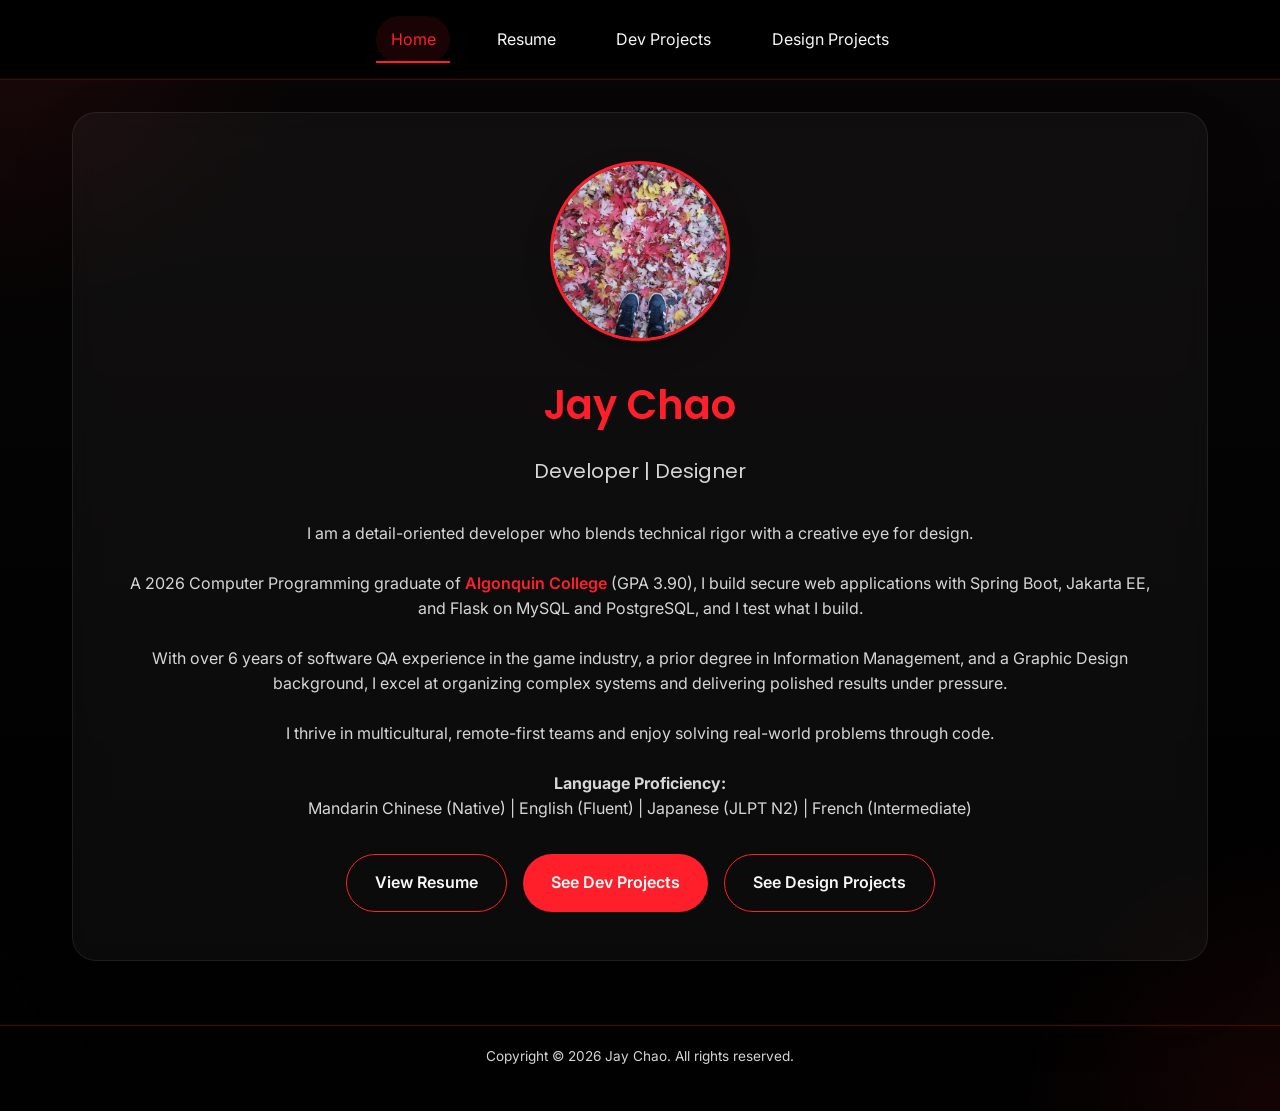
<file: index.html>
<!DOCTYPE html>
<html lang="en">
<head>
    <meta charset="UTF-8">
    <meta name="description" content="Jay Chao - Software Developer Portfolio">
    <meta name="author" content="Jay Chao">
    <meta name="viewport" content="width=device-width, initial-scale=1.0">
    <link rel="preconnect" href="https://fonts.googleapis.com">
    <link rel="preconnect" href="https://fonts.gstatic.com" crossorigin>
    <link href="https://fonts.googleapis.com/css2?family=Inter:wght@400;500;600&family=Poppins:wght@600;700&display=swap" rel="stylesheet"> 
    <link rel="stylesheet" href="css/style.css">
    <title>Jay Chao | Software Developer</title>
</head>

<body>
    <header>
        <nav>
            <a href="index.html" class="active">Home</a>
            <a href="resume.html">Resume</a>
            <a href="dev.html">Dev Projects</a>
            <a href="design.html">Design Projects</a>
        </nav>
    </header>
    
    <div class="container">
        <section class="hero-card">
            <img id="me" src="images/jay.png" alt="Jay Chao">

            <div class="hero-copy">
                <h1 id="about-me">Jay Chao</h1>
                
                <h2 id="desc">Developer | Designer</h2>

                <p>I am a detail-oriented developer who blends technical rigor with a creative eye for design.</p>

                <p>A 2026 Computer Programming graduate of <a id="college" href="https://www.algonquincollege.com/">Algonquin College</a> (GPA 3.90), I build secure web applications with Spring Boot, Jakarta EE, and Flask on MySQL and PostgreSQL, and I test what I build.</p>

                <p>With over 6 years of software QA experience in the game industry, a prior degree in Information Management, and a Graphic Design background, I excel at organizing complex systems and delivering polished results under pressure.</p>

                <p>I thrive in multicultural, remote-first teams and enjoy solving real-world problems through code.</p>

                <p><strong>Language Proficiency:</strong><br>
                   Mandarin Chinese (Native) | English (Fluent) | Japanese (JLPT N2) | French (Intermediate)</p>

                <div class="cta-group">
                    <a href="resume.html" class="btn btn-outline">View Resume</a>
                    <a href="dev.html" class="btn btn-primary">See Dev Projects</a>
                    <a href="design.html" class="btn btn-outline">See Design Projects</a>
                </div>
            </div>
        </section>
    </div>

    <footer>
        <p>Copyright &copy; 2026 Jay Chao. All rights reserved.</p>
    </footer>
</body>
</html>
</file>
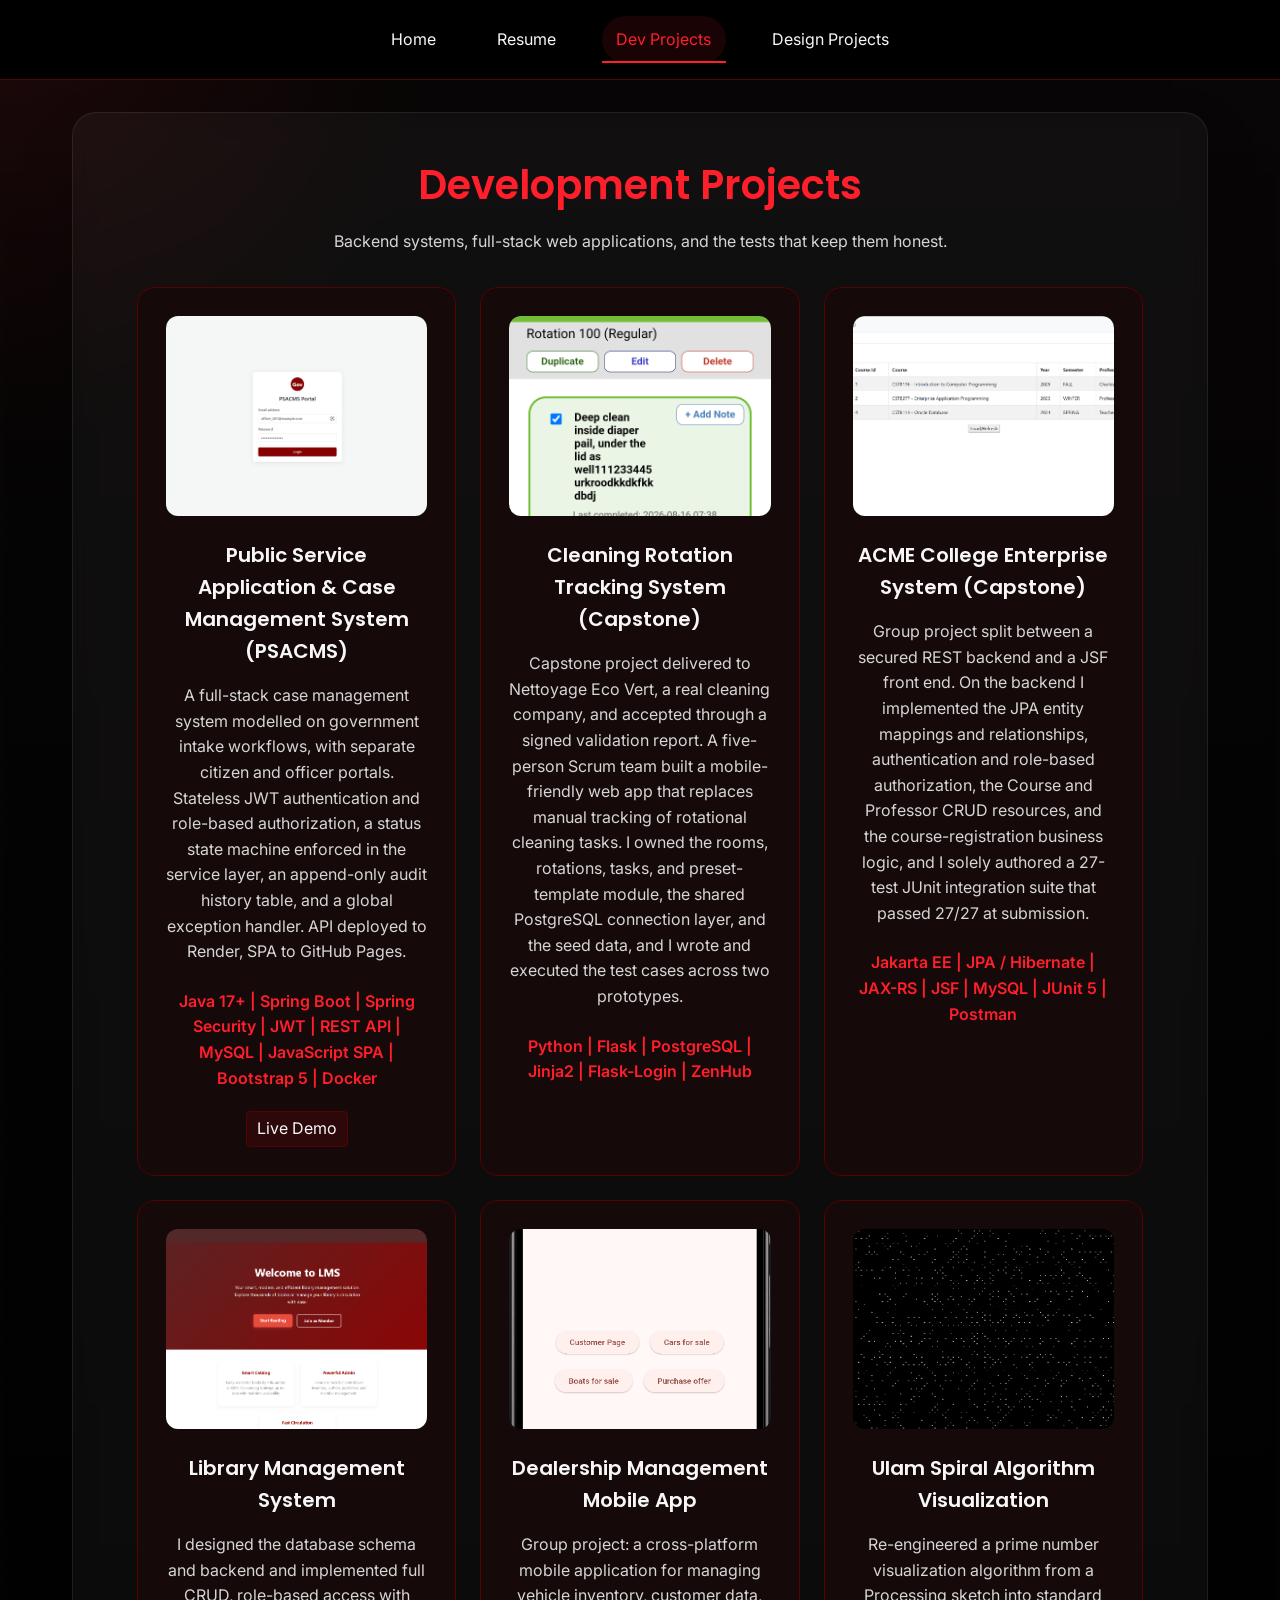
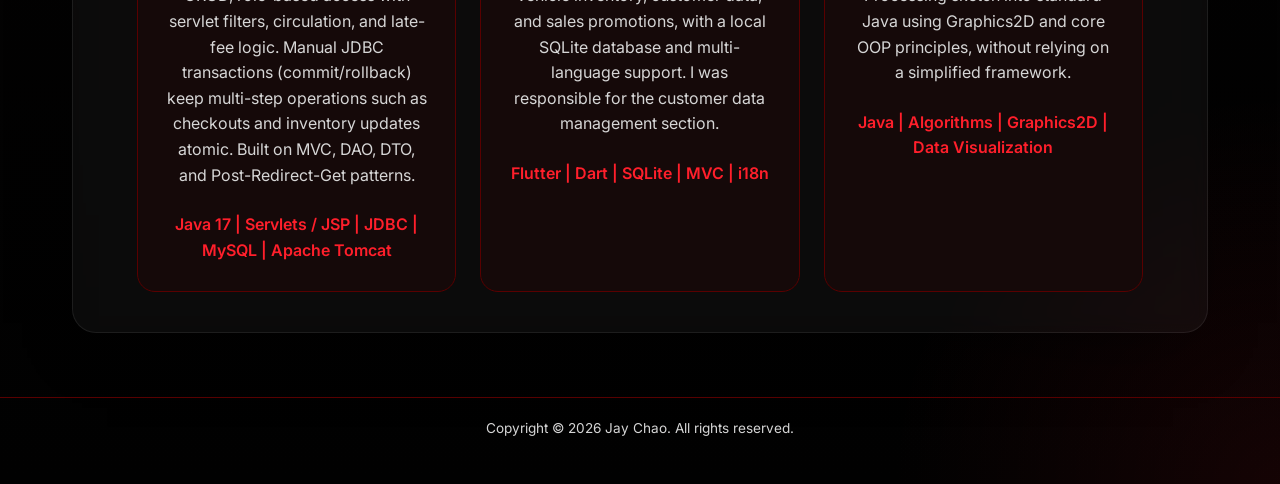
<file: dev.html>
<!DOCTYPE html>
<html lang="en">
<head>
    <meta charset="UTF-8">
    <meta name="description" content="Jay Chao - Development Projects">
    <meta name="author" content="Jay Chao">
    <meta name="viewport" content="width=device-width, initial-scale=1.0">
    <link rel="preconnect" href="https://fonts.googleapis.com">
    <link rel="preconnect" href="https://fonts.gstatic.com" crossorigin>
    <link href="https://fonts.googleapis.com/css2?family=Inter:wght@400;500;600&family=Poppins:wght@600;700&display=swap" rel="stylesheet">
    <link rel="stylesheet" href="css/style.css">
    <title>Dev Projects | Jay Chao</title>
</head>
<body>
    <header>
        <nav>
            <a href="index.html">Home</a>
            <a href="resume.html">Resume</a>
            <a href="dev.html" class="active">Dev Projects</a>
            <a href="design.html">Design Projects</a>
        </nav>
    </header>

    <div class="container">
        <section class="page-card">
            <h1>Development Projects</h1>
            <p>Backend systems, full-stack web applications, and the tests that keep them honest.</p>

            <div class="project-grid">
                <div class="project-card">
                    <a href="https://github.com/crimson95/PSACMS" target="_blank">
                        <img src="images/dev/psacms.png" alt="PSACMS officer portal">
                        <h3>Public Service Application &amp; Case Management System (PSACMS)</h3>
                        <p>A full-stack case management system modelled on government intake workflows, with separate citizen and officer portals. Stateless JWT authentication and role-based authorization, a status state machine enforced in the service layer, an append-only audit history table, and a global exception handler. API deployed to Render, SPA to GitHub Pages.</p>
                        <div class="tech-stack">Java 17+ | Spring Boot | Spring Security | JWT | REST API | MySQL | JavaScript SPA | Bootstrap 5 | Docker</div>
                    </a>
                    <div class="skill-tags">
                        <a href="https://crimson95.github.io/PSACMS/" target="_blank">Live Demo</a>
                    </div>
                </div>

                <div class="project-card">
                    <a href="https://github.com/algonquin-college-sat/26s-cst8319-330-group4-project15" target="_blank">
                        <img src="images/dev/nev_tasklist.png" alt="Nettoyage Eco Vert task list page">
                        <h3>Cleaning Rotation Tracking System (Capstone)</h3>
                        <p>Capstone project delivered to Nettoyage Eco Vert, a real cleaning company, and accepted through a signed validation report. A five-person Scrum team built a mobile-friendly web app that replaces manual tracking of rotational cleaning tasks. I owned the rooms, rotations, tasks, and preset-template module, the shared PostgreSQL connection layer, and the seed data, and I wrote and executed the test cases across two prototypes.</p>
                        <div class="tech-stack">Python | Flask | PostgreSQL | Jinja2 | Flask-Login | ZenHub</div>
                    </a>
                </div>

                <div class="project-card">
                    <a href="https://github.com/crimson95/ACMECollege" target="_blank">
                        <img src="images/dev/acme_college.png" alt="ACME College Enterprise System">
                        <h3>ACME College Enterprise System (Capstone)</h3>
                        <p>Group project split between a secured REST backend and a JSF front end. On the backend I implemented the JPA entity mappings and relationships, authentication and role-based authorization, the Course and Professor CRUD resources, and the course-registration business logic, and I solely authored a 27-test JUnit integration suite that passed 27/27 at submission.</p>
                        <div class="tech-stack">Jakarta EE | JPA / Hibernate | JAX-RS | JSF | MySQL | JUnit 5 | Postman</div>
                    </a>
                </div>

                <div class="project-card">
                    <a href="https://github.com/crimson95/library-management-system" target="_blank">
                        <img src="images/dev/lms.png" alt="Library Management System">
                        <h3>Library Management System</h3>
                        <p>I designed the database schema and backend and implemented full CRUD, role-based access with servlet filters, circulation, and late-fee logic. Manual JDBC transactions (commit/rollback) keep multi-step operations such as checkouts and inventory updates atomic. Built on MVC, DAO, DTO, and Post-Redirect-Get patterns.</p>
                        <div class="tech-stack">Java 17 | Servlets / JSP | JDBC | MySQL | Apache Tomcat</div>
                    </a>
                </div>

                <div class="project-card">
                    <a href="https://github.com/crimson95/mobile_group_project" target="_blank">
                        <img src="images/dev/dealership_management.png" alt="Dealership Management Mobile App">
                        <h3>Dealership Management Mobile App</h3>
                        <p>Group project: a cross-platform mobile application for managing vehicle inventory, customer data, and sales promotions, with a local SQLite database and multi-language support. I was responsible for the customer data management section.</p>
                        <div class="tech-stack">Flutter | Dart | SQLite | MVC | i18n</div>
                    </a>
                </div>

                <div class="project-card">
                    <a href="https://github.com/crimson95/UlamSpiral" target="_blank">
                        <img src="images/dev/ulam_spiral.png" alt="Ulam Spiral">
                        <h3>Ulam Spiral Algorithm Visualization</h3>
                        <p>Re-engineered a prime number visualization algorithm from a Processing sketch into standard Java using Graphics2D and core OOP principles, without relying on a simplified framework.</p>
                        <div class="tech-stack">Java | Algorithms | Graphics2D | Data Visualization</div>
                    </a>
                </div>
            </div>
        </section>
    </div>

    <footer>
        <p>Copyright &copy; 2026 Jay Chao. All rights reserved.</p>
    </footer>
</body>
</html>
</file>
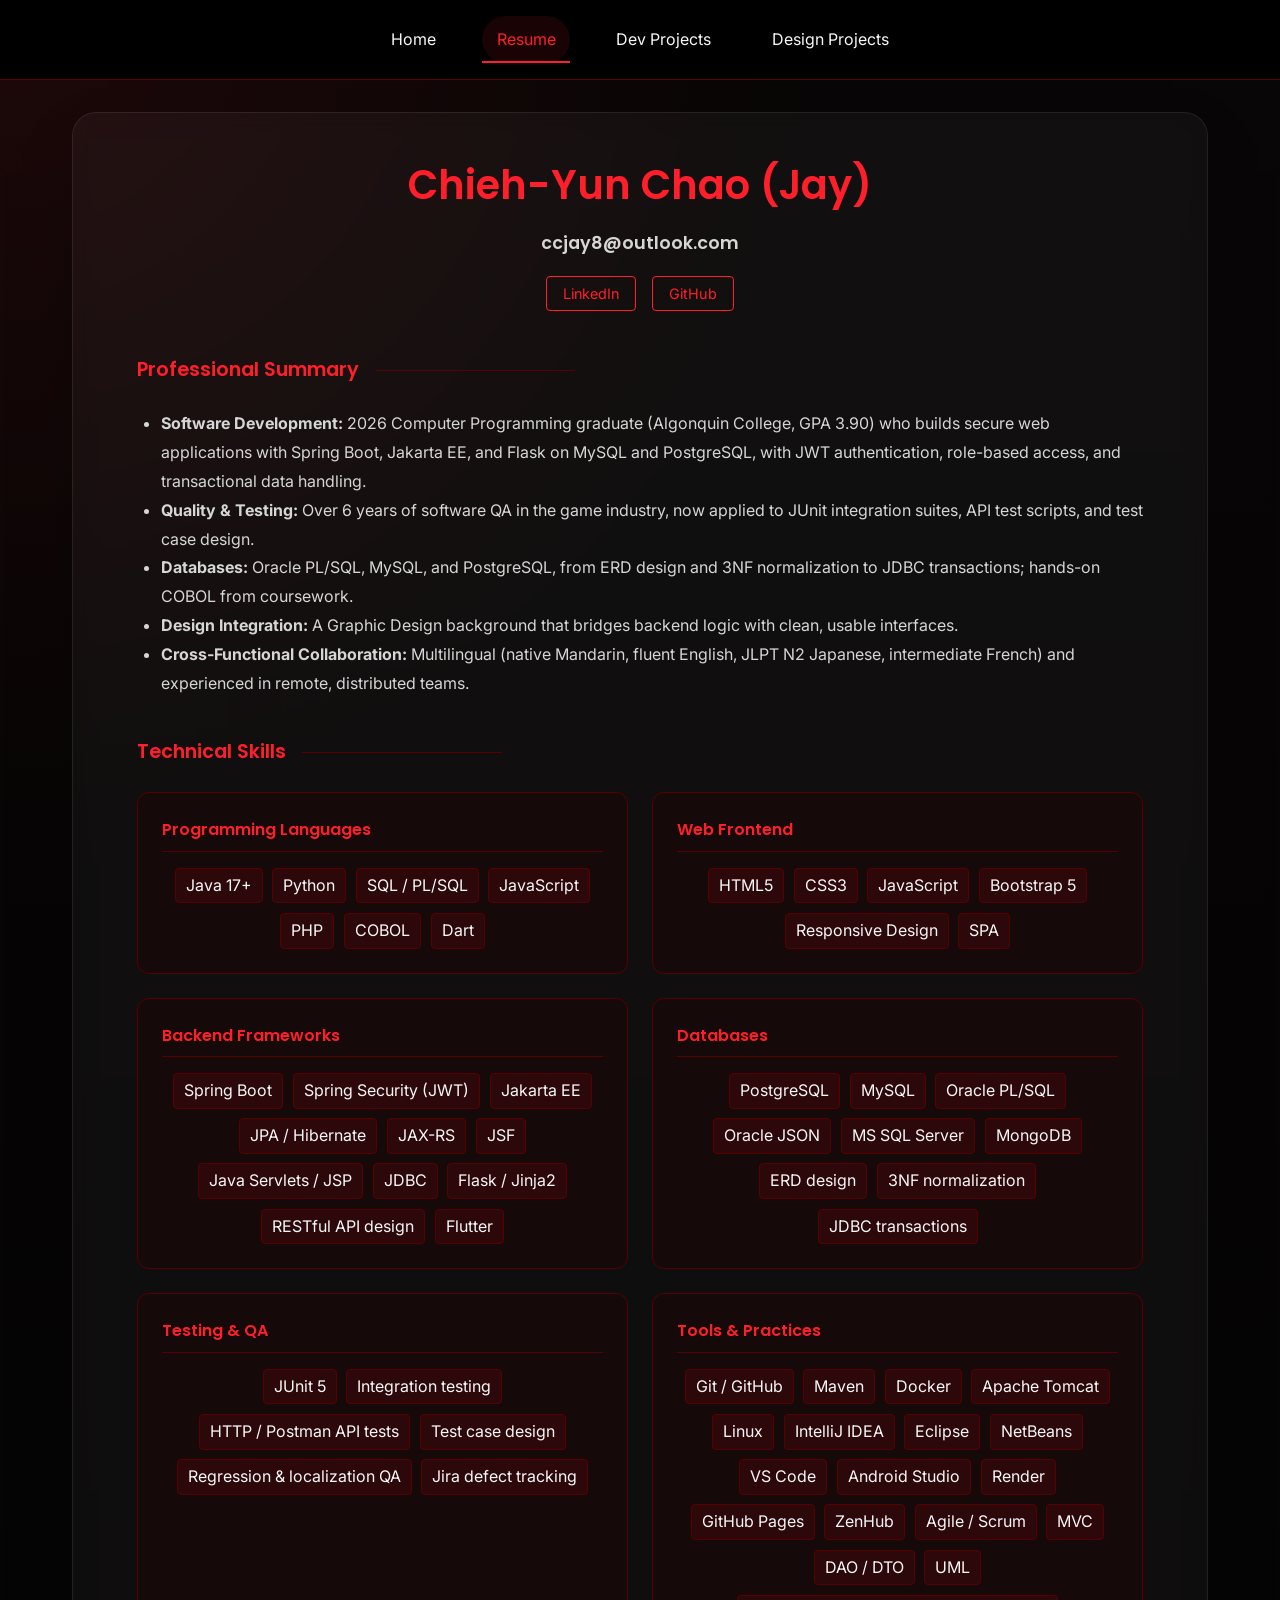
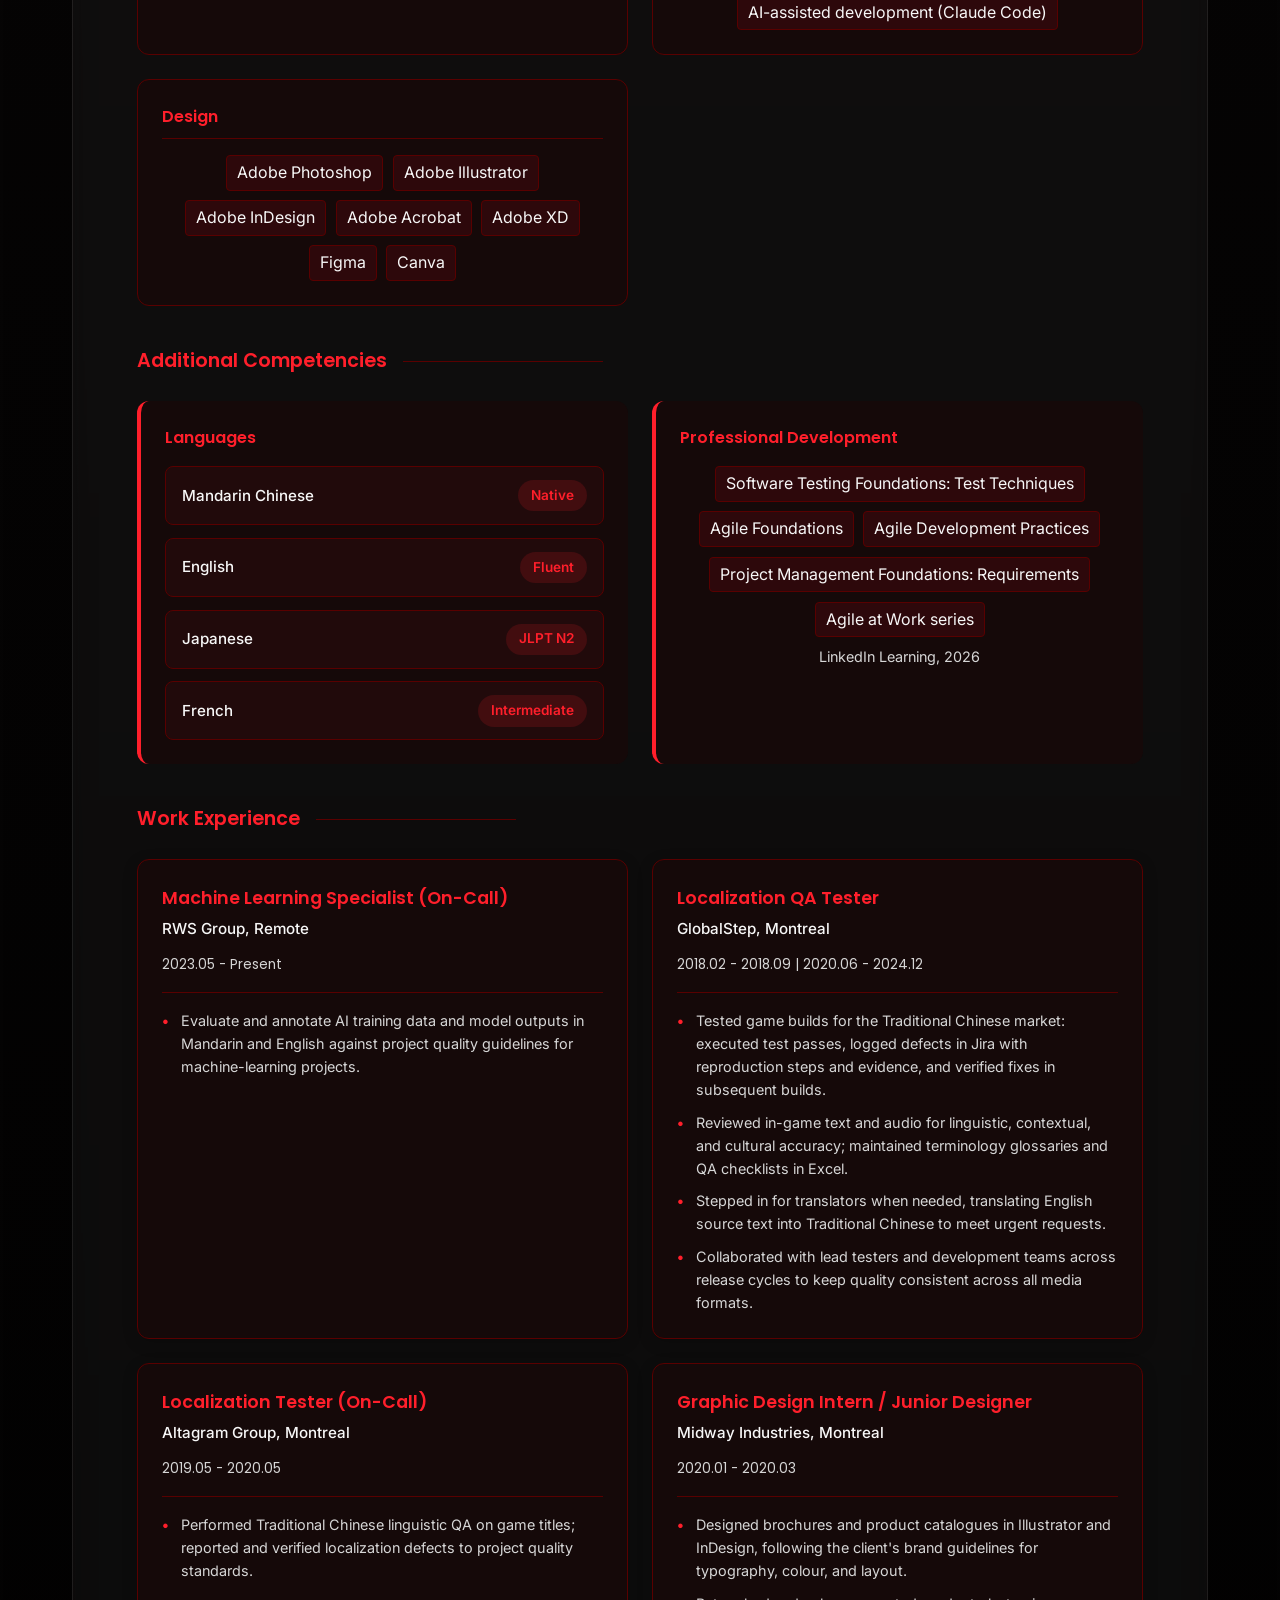
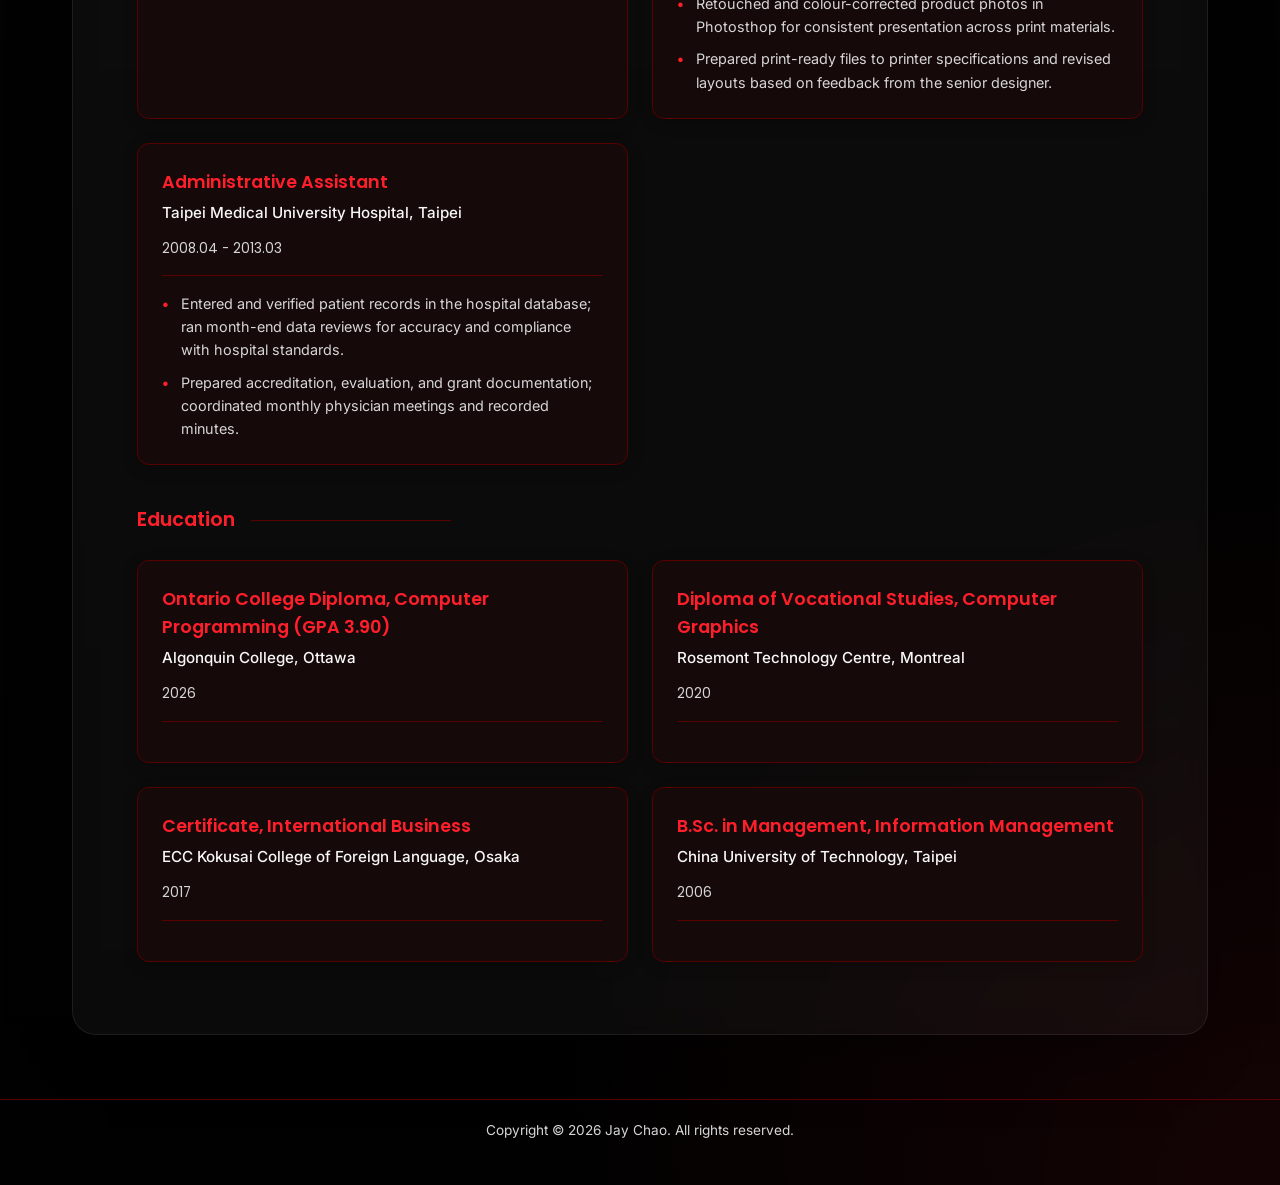
<file: resume.html>
<!DOCTYPE html>
<html lang="en">
<head>
    <meta charset="UTF-8">
    <meta name="description" content="Jay Chao - Software Developer Resume">
    <meta name="author" content="Jay Chao">
    <meta name="viewport" content="width=device-width, initial-scale=1.0">
    <link rel="preconnect" href="https://fonts.googleapis.com">
    <link rel="preconnect" href="https://fonts.gstatic.com" crossorigin>
    <link href="https://fonts.googleapis.com/css2?family=Inter:wght@400;500;600&family=Poppins:wght@600;700&display=swap" rel="stylesheet">
    <link rel="stylesheet" href="css/style.css">
    <title>Resume | Jay Chao</title>
</head>
<body>
    <header>
        <nav>
            <a href="index.html">Home</a>
            <a href="resume.html" class="active">Resume</a>
            <a href="dev.html">Dev Projects</a>
            <a href="design.html">Design Projects</a>
        </nav>
    </header>
    
    <div class="container">
        <section class="page-card">
            <div class="resume-intro">
                <h1>Chieh-Yun Chao (Jay)</h1>
                <h2 id="email">ccjay8@outlook.com</h2>
                
                <div class="social-links">
                    <ul>
                        <li><a href="https://www.linkedin.com/in/ccjay/" target="_blank">LinkedIn</a></li>
                        <li><a href="https://github.com/crimson95/" target="_blank">GitHub</a></li>
                    </ul>
                </div>

                <h4>Professional Summary</h4>
                    <ul style="color: var(--text-secondary); padding-left: 1.5rem; margin-bottom: 2rem; line-height: 1.8;">
                        <li><strong>Software Development:</strong> 2026 Computer Programming graduate (Algonquin College, GPA 3.90) who builds secure web applications with Spring Boot, Jakarta EE, and Flask on MySQL and PostgreSQL, with JWT authentication, role-based access, and transactional data handling.</li>
                        <li><strong>Quality &amp; Testing:</strong> Over 6 years of software QA in the game industry, now applied to JUnit integration suites, API test scripts, and test case design.</li>
                        <li><strong>Databases:</strong> Oracle PL/SQL, MySQL, and PostgreSQL, from ERD design and 3NF normalization to JDBC transactions; hands-on COBOL from coursework.</li>
                        <li><strong>Design Integration:</strong> A Graphic Design background that bridges backend logic with clean, usable interfaces.</li>
                        <li><strong>Cross-Functional Collaboration:</strong> Multilingual (native Mandarin, fluent English, JLPT N2 Japanese, intermediate French) and experienced in remote, distributed teams.</li>
                    </ul>
            </div>

            <div class="resume-section">
                <h4>Technical Skills</h4>
                <div class="skills-grid">
                    <div class="skill-category">
                        <h5>Programming Languages</h5>
                        <div class="skill-tags">
                            <span>Java 17+</span> <span>Python</span> <span>SQL / PL/SQL</span> <span>JavaScript</span> <span>PHP</span> <span>COBOL</span> <span>Dart</span>
                        </div>
                    </div>

                    <div class="skill-category">
                        <h5>Web Frontend</h5>
                        <div class="skill-tags">
                            <span>HTML5</span> <span>CSS3</span> <span>JavaScript</span> <span>Bootstrap 5</span> <span>Responsive Design</span> <span>SPA</span>
                        </div>
                    </div>

                    <div class="skill-category">
                        <h5>Backend Frameworks</h5>
                        <div class="skill-tags">
                            <span>Spring Boot</span> <span>Spring Security (JWT)</span> <span>Jakarta EE</span> <span>JPA / Hibernate</span> <span>JAX-RS</span> <span>JSF</span> <span>Java Servlets / JSP</span> <span>JDBC</span> <span>Flask / Jinja2</span> <span>RESTful API design</span> <span>Flutter</span>
                        </div>
                    </div>

                    <div class="skill-category">
                        <h5>Databases</h5>
                        <div class="skill-tags">
                            <span>PostgreSQL</span> <span>MySQL</span> <span>Oracle PL/SQL</span> <span>Oracle JSON</span> <span>MS SQL Server</span> <span>MongoDB</span> <span>ERD design</span> <span>3NF normalization</span> <span>JDBC transactions</span>
                        </div>
                    </div>

                    <div class="skill-category">
                        <h5>Testing &amp; QA</h5>
                        <div class="skill-tags">
                            <span>JUnit 5</span> <span>Integration testing</span> <span>HTTP / Postman API tests</span> <span>Test case design</span> <span>Regression &amp; localization QA</span> <span>Jira defect tracking</span>
                        </div>
                    </div>

                    <div class="skill-category">
                        <h5>Tools &amp; Practices</h5>
                        <div class="skill-tags">
                            <span>Git / GitHub</span> <span>Maven</span> <span>Docker</span> <span>Apache Tomcat</span> <span>Linux</span> <span>IntelliJ IDEA</span> <span>Eclipse</span> <span>NetBeans</span> <span>VS Code</span> <span>Android Studio</span> <span>Render</span> <span>GitHub Pages</span> <span>ZenHub</span> <span>Agile / Scrum</span> <span>MVC</span> <span>DAO / DTO</span> <span>UML</span> <span>AI-assisted development (Claude Code)</span>
                        </div>
                    </div>

                    <div class="skill-category">
                        <h5>Design</h5>
                        <div class="skill-tags">
                            <span>Adobe Photoshop</span> <span>Adobe Illustrator</span> <span>Adobe InDesign</span> <span>Adobe Acrobat</span> <span>Adobe XD</span> <span>Figma</span> <span>Canva</span>
                        </div>
                    </div>
                </div>

                <div class="resume-section">
                    <h4>Additional Competencies</h4>
                <div class="languages-domain-grid">
                    <div class="languages-section">
                        <h5>Languages</h5>
                        <div class="language-list">
                            <div class="language-item">
                                <span class="language-name">Mandarin Chinese</span>
                                <span class="language-level">Native</span>
                            </div>
                            <div class="language-item">
                                <span class="language-name">English</span>
                                <span class="language-level">Fluent</span>
                            </div>
                            <div class="language-item">
                                <span class="language-name">Japanese</span>
                                <span class="language-level">JLPT N2</span>
                            </div>
                            <div class="language-item">
                                <span class="language-name">French</span>
                                <span class="language-level">Intermediate</span>
                            </div>
                        </div>
                    </div>

                    <div class="domain-knowledge">
                        <h5>Professional Development</h5>
                        <div class="skill-tags">
                            <span>Software Testing Foundations: Test Techniques</span>
                            <span>Agile Foundations</span>
                            <span>Agile Development Practices</span>
                            <span>Project Management Foundations: Requirements</span>
                            <span>Agile at Work series</span>
                        </div>
                        <p style="color: var(--text-secondary); font-size: 0.9rem; margin-top: 0.5rem;">LinkedIn Learning, 2026</p>
                    </div>
                </div>
            </div>

            <div class="resume-section">
                <h4>Work Experience</h4>
                <div class="resume-list">
                    <div class="resume-item">
                        <div class="resume-info">
                            <h5>Machine Learning Specialist (On-Call)</h5>
                            <div class="resume-company">RWS Group, Remote</div>
                        </div>
                        <div class="resume-dates">2023.05 - Present</div>
                        <ul class="resume-responsibilities">
                            <li>Evaluate and annotate AI training data and model outputs in Mandarin and English against project quality guidelines for machine-learning projects.</li>
                        </ul>
                    </div>
                    <div class="resume-item">
                        <div class="resume-info">
                            <h5>Localization QA Tester</h5>
                            <div class="resume-company">GlobalStep, Montreal</div>
                        </div>
                        <div class="resume-dates">2018.02 - 2018.09 | 2020.06 - 2024.12</div>
                        <ul class="resume-responsibilities">
                            <li>Tested game builds for the Traditional Chinese market: executed test passes, logged defects in Jira with reproduction steps and evidence, and verified fixes in subsequent builds.</li>
                            <li>Reviewed in-game text and audio for linguistic, contextual, and cultural accuracy; maintained terminology glossaries and QA checklists in Excel.</li>
                            <li>Stepped in for translators when needed, translating English source text into Traditional Chinese to meet urgent requests.</li>
                            <li>Collaborated with lead testers and development teams across release cycles to keep quality consistent across all media formats.</li>
                        </ul>
                    </div>
                    <div class="resume-item">
                        <div class="resume-info">
                            <h5>Localization Tester (On-Call)</h5>
                            <div class="resume-company">Altagram Group, Montreal</div>
                        </div>
                        <div class="resume-dates">2019.05 - 2020.05</div>
                        <ul class="resume-responsibilities">
                            <li>Performed Traditional Chinese linguistic QA on game titles; reported and verified localization defects to project quality standards.</li>
                        </ul>
                    </div>
                    <div class="resume-item">
                        <div class="resume-info">
                            <h5>Graphic Design Intern / Junior Designer</h5>
                            <div class="resume-company">Midway Industries, Montreal</div>
                        </div>
                        <div class="resume-dates">2020.01 - 2020.03</div>
                        <ul class="resume-responsibilities">
                            <li>Designed brochures and product catalogues in Illustrator and InDesign, following the client's brand guidelines for typography, colour, and layout.</li>
                            <li>Retouched and colour-corrected product photos in Photosthop for consistent presentation across print materials.</li>
                            <li>Prepared print-ready files to printer specifications and revised layouts based on feedback from the senior designer.</li>
                        </ul>
                    </div>
                    <div class="resume-item">
                        <div class="resume-info">
                            <h5>Administrative Assistant</h5>
                            <div class="resume-company">Taipei Medical University Hospital, Taipei</div>
                        </div>
                        <div class="resume-dates">2008.04 - 2013.03</div>
                        <ul class="resume-responsibilities">
                            <li>Entered and verified patient records in the hospital database; ran month-end data reviews for accuracy and compliance with hospital standards.</li>
                            <li>Prepared accreditation, evaluation, and grant documentation; coordinated monthly physician meetings and recorded minutes.</li>
                        </ul>
                    </div>
                </div>

            </div>

            <div class="resume-section">
                <h4>Education</h4>
                <div class="resume-list">
                    <div class="resume-item">
                        <div class="resume-info">
                            <h5>Ontario College Diploma, Computer Programming (GPA 3.90)</h5>
                            <div class="resume-company">Algonquin College, Ottawa</div>
                        </div>
                        <div class="resume-dates">2026</div>
                    </div>
                    <div class="resume-item">
                        <div class="resume-info">
                            <h5>Diploma of Vocational Studies, Computer Graphics</h5>
                            <div class="resume-company">Rosemont Technology Centre, Montreal</div>
                        </div>
                        <div class="resume-dates">2020</div>
                    </div>
                    <div class="resume-item">
                        <div class="resume-info">
                            <h5>Certificate, International Business</h5>
                            <div class="resume-company">ECC Kokusai College of Foreign Language, Osaka</div>
                        </div>
                        <div class="resume-dates">2017</div>
                    </div>
                    <div class="resume-item">
                        <div class="resume-info">
                            <h5>B.Sc. in Management, Information Management</h5>
                            <div class="resume-company">China University of Technology, Taipei</div>
                        </div>
                        <div class="resume-dates">2006</div>
                    </div>
                </div>

            </div>
        </section>
    </div>
    
    <footer>
        <p>Copyright &copy; 2026 Jay Chao. All rights reserved.</p>
    </footer>
</body>
</html>
</file>
<file: css/style.css>
/* =========================================
   1. Variables & Reset (Red, Black, White Theme)
   ========================================= */
:root {
    /* Red / Black / White Palette */
    --bg-color: #080606;          /* Deep black base */
    --bg-color-light: #150909;    /* Dark card background */
    --bg-surface: rgba(255, 255, 255, 0.04); /* Soft glass surface */
    --text-primary: #f7f7f7;      /* Clean white text */
    --text-secondary: #d6d6d6;    /* Soft light gray for secondary text */
    --accent-color: #ff1f2b;      /* Bold red accent */
    --accent-glow: rgba(255, 31, 43, 0.16); /* Subtle red glow */
    --border-color: #590000;      /* Dark red border */
    
    /* Typography */
    --font-heading: 'Poppins', sans-serif;
    --font-body: 'Inter', sans-serif;
    
    --transition: all 0.25s cubic-bezier(0.645, 0.045, 0.355, 1);
    --nav-height: 80px;
}

* {
    box-sizing: border-box;
    margin: 0;
    padding: 0;
}

html {
    scroll-behavior: smooth;
    font-size: 16px; 
}

body {
    background: radial-gradient(circle at top left, rgba(255, 31, 43, 0.09), transparent 18%),
                radial-gradient(circle at bottom right, rgba(255, 31, 43, 0.08), transparent 16%),
                linear-gradient(180deg, #080606 0%, #010101 100%);
    color: var(--text-primary);
    font-family: var(--font-body);
    line-height: 1.6;
    overflow-x: hidden;
    display: flex;
    flex-direction: column;
    min-height: 100vh;
}

/* =========================================
   2. Typography
   ========================================= */
h1, h2, h3, h4, h5 {
    font-family: var(--font-heading);
    color: var(--text-primary);
    font-weight: 600;
    margin-bottom: 1rem;
}

h1 { font-size: 2.5rem; color: var(--accent-color); }
h2 { font-size: 1.75rem; }
h3 { font-size: 1.25rem; }

p {
    color: var(--text-secondary);
    margin-bottom: 1.5rem;
}

a {
    color: var(--accent-color);
    text-decoration: none;
    transition: var(--transition);
}

a:hover {
    color: #ffffff;
}

/* =========================================
   3. Layout
   ========================================= */
.container {
    max-width: 1200px; 
    margin: 0 auto;
    padding: calc(var(--nav-height) + 2rem) 2rem 4rem 2rem;
    flex: 1;
}

.hero-card {
    background-color: rgba(255, 255, 255, 0.04);
    border: 1px solid rgba(255, 255, 255, 0.08);
    border-radius: 24px;
    padding: 3rem;
    box-shadow: 0 30px 80px -40px rgba(0, 0, 0, 0.8);
    backdrop-filter: blur(12px);
}

.hero-card img {
    display: block;
    margin: 0 auto 2rem auto;
}

.hero-copy {
    text-align: center;
}

.cta-group {
    display: flex;
    flex-wrap: wrap;
    justify-content: center;
    gap: 1rem;
    margin-top: 2rem;
}

.btn {
    display: inline-flex;
    align-items: center;
    justify-content: center;
    padding: 0.95rem 1.75rem;
    border-radius: 999px;
    font-size: 1rem;
    font-weight: 600;
    text-decoration: none;
    transition: var(--transition);
}

.btn-primary {
    background-color: var(--accent-color);
    color: #ffffff;
}

.btn-primary:hover {
    background-color: #e01b29;
    transform: translateY(-2px);
}

.btn-outline {
    border: 1px solid var(--accent-color);
    color: var(--text-primary);
}

.btn-outline:hover {
    background-color: rgba(255, 31, 43, 0.12);
}

.page-card {
    background-color: rgba(255, 255, 255, 0.04);
    border: 1px solid rgba(255, 255, 255, 0.08);
    border-radius: 24px;
    padding: 2.5rem 4rem;
    box-shadow: 0 25px 70px -35px rgba(0, 0, 0, 0.8);
    backdrop-filter: blur(10px);
}

.page-card h1 {
    margin-bottom: 0.75rem;
    font-size: 2.5rem;
    text-align: center;
}

.page-card h2 {
    color: var(--text-secondary);
    margin-bottom: 1.5rem;
    line-height: 1.6;
    text-align: center;
}

.page-card p {
    color: var(--text-secondary);
    text-align: center;
}

.page-card .social-links ul {
    justify-content: center;
}

.resume-intro {
    margin-bottom: 1rem;
}

.resume-section {
    margin-bottom: 2rem;
}

.resume-section h4 {
    margin-top: 2.5rem;
    margin-bottom: 1.5rem;
}

.resume-section:first-of-type h4 {
    margin-top: 1.5rem;
}

.project-grid {
    display: grid;
    grid-template-columns: repeat(3, 1fr);
    gap: 1.5rem;
    margin-top: 2rem;
}

@media (max-width: 1024px) {
    .project-grid {
        grid-template-columns: repeat(2, 1fr);
    }
}

@media (max-width: 600px) {
    .project-grid {
        grid-template-columns: 1fr;
    }
}

.project-card {
    background-color: var(--bg-color-light);
    border: 1px solid var(--border-color);
    border-radius: 18px;
    padding: 1.75rem;
    transition: var(--transition);
    text-align: center;
}

.project-card:hover {
    transform: translateY(-8px);
    border-color: var(--accent-color);
    box-shadow: 0 10px 30px -15px rgba(0, 0, 0, 0.75);
}

.project-card img {
    width: 100%;
    height: 200px;
    object-fit: cover;
    border-radius: 12px;
    margin-bottom: 1rem;
}

.tech-stack {
    font-size: 1rem;
    color: var(--accent-color);
    margin-top: 1rem;
    font-weight: 600;
}

.section-title {
    margin-top: 3rem;
    border-bottom: 1px solid var(--border-color);
    padding-bottom: 0.5rem;
    color: var(--text-primary);
    letter-spacing: 0.02em;
}

#email {
    font-size: 1.1rem;
    margin-bottom: 1.5rem;
    color: var(--text-secondary);
    text-align: center;
}

/* =========================================
   4. Header & Navigation
   ========================================= */
header {
    background-color: rgba(0, 0, 0, 0.95); /* Solid black navigation background */
    backdrop-filter: blur(10px); 
    position: fixed;
    top: 0;
    width: 100%;
    height: var(--nav-height);
    display: flex;
    justify-content: center;
    align-items: center;
    z-index: 1000;
    border-bottom: 1px solid var(--border-color);
}

nav {
    display: flex;
    gap: 2rem;
}

nav a {
    font-family: var(--font-body);
    font-size: 1rem;
    color: var(--text-primary);
    padding: 0.65rem 0.9rem;
    position: relative;
    border-radius: 999px;
    transition: var(--transition);
}

nav a:hover, nav a.active {
    color: var(--accent-color);
    background: rgba(255, 31, 43, 0.1);
}

/* Sliding underline effect for navigation */
nav a::after {
    content: '';
    position: absolute;
    width: 0;
    height: 2px;
    bottom: 0;
    left: 0;
    background-color: var(--accent-color);
    transition: var(--transition);
}

nav a:hover::after, nav a.active::after {
    width: 100%;
}

/* =========================================
   5. Index Page Specific
   ========================================= */
#me {
    width: 180px;
    height: 180px;
    border-radius: 50%; /* Circular avatar */
    border: 3px solid var(--accent-color);
    object-fit: cover;
    margin-bottom: 2rem;
    box-shadow: 0 10px 30px -10px rgba(0,0,0,0.5);
    display: block;
}

#desc {
    font-size: 1.25rem;
    color: var(--text-secondary);
    font-weight: 400;
    max-width: 700px;
    margin: 0 auto 2rem auto;
    line-height: 1.8;
    text-align: center;
}

#college {
    color: var(--accent-color);
    font-weight: 600;
}

/* =========================================
   6. Resume List & Item Styles (Work Experience & Education)
   ========================================= */
.resume-list {
    display: grid;
    grid-template-columns: repeat(auto-fill, minmax(350px, 1fr));
    gap: 1.5rem;
    margin-bottom: 2rem;
}

.resume-item {
    background-color: var(--bg-color-light);
    border: 1px solid var(--border-color);
    padding: 1.5rem;
    border-radius: 12px;
    display: flex;
    flex-direction: column;
    transition: var(--transition);
    box-shadow: 0 4px 15px rgba(0, 0, 0, 0.2);
}

.resume-item:hover {
    border-color: var(--accent-color);
    transform: translateY(-5px);
    box-shadow: 0 8px 25px rgba(255, 31, 43, 0.1);
}

.resume-info {
    margin-bottom: 0.8rem;
}

.resume-info h5 {
    color: var(--accent-color);
    font-size: 1.1rem;
    margin-bottom: 0.3rem;
}

.resume-company {
    font-weight: 500;
    color: var(--text-primary);
    font-size: 0.95rem;
}

.resume-dates {
    font-family: var(--font-heading);
    font-size: 0.85rem;
    color: var(--text-secondary);
    margin-bottom: 1rem;
    padding-bottom: 1rem;
    border-bottom: 1px solid var(--border-color);
}

.resume-responsibilities {
    list-style: none;
    padding: 0;
    margin: 0;
    display: flex;
    flex-direction: column;
    gap: 0.6rem;
}

.resume-responsibilities li {
    color: var(--text-secondary);
    font-size: 0.9rem;
    line-height: 1.6;
    padding-left: 1.2rem;
    position: relative;
}

.resume-responsibilities li:before {
    content: "•";
    position: absolute;
    left: 0;
    color: var(--accent-color);
    font-weight: bold;
}

@media (max-width: 768px) {
    .resume-list {
        grid-template-columns: 1fr;
    }
}

/* =========================================
   7. Resume Page Specific
   ========================================= */
h4 {
    margin-top: 3rem;
    margin-bottom: 1.5rem;
    color: var(--accent-color);
    font-size: 1.2rem;
    display: flex;
    align-items: center;
}

/* Decorative line next to h4 headings */
h4::after {
    content: '';
    display: block;
    width: 200px;
    height: 1px;
    margin-left: 1rem;
    background-color: var(--border-color);
}

.social-links ul {
    list-style: none;
    display: flex;
    gap: 1rem;
    margin-bottom: 2rem;
    padding: 0;
}

/* Button-style social links */
.social-links a {
    border: 1px solid var(--accent-color);
    padding: 0.5rem 1rem;
    border-radius: 4px;
    font-size: 0.9rem;
}

.social-links a:hover {
    background-color: var(--accent-glow);
}

.skills-grid {
    display: grid;
    grid-template-columns: repeat(2, 1fr);
    gap: 1.5rem;
    margin-bottom: 2rem;
}

@media (max-width: 768px) {
    .skills-grid {
        grid-template-columns: 1fr;
    }
}

.skill-category {
    background-color: var(--bg-color-light);
    padding: 1.5rem;
    border-radius: 12px;
    border: 1px solid var(--border-color);
    transition: var(--transition);
}

.skill-category:hover {
    border-color: var(--accent-color);
    transform: translateY(-5px);
}

.skill-category h5 {
    color: var(--accent-color);
    margin-bottom: 1rem;
    font-size: 1rem;
    border-bottom: 1px solid var(--border-color);
    padding-bottom: 0.5rem;
}

.skill-tags {
    display: flex;
    flex-wrap: wrap;
    gap: 0.6rem;
    justify-content: center;
}

/* Individual Skill Tag Style */
.skill-tags span {
    background-color: rgba(255, 0, 30, 0.1); /* Subtle red tint */
    color: var(--text-primary);
    padding: 4px 10px;
    border-radius: 4px;
    font-size: 1rem;
    border: 1px solid var(--border-color);
}

.skill-tags a {
    display: inline-flex;
    align-items: center;
    justify-content: center;
    background-color: rgba(255, 0, 30, 0.1); /* Subtle red tint */
    color: var(--text-primary);
    margin-top: 20px;
    padding: 4px 10px;
    border-radius: 4px;
    font-size: 1rem;
    border: 1px solid var(--border-color);
}

.domain-knowledge {
    background-color: var(--bg-color-light);
    padding: 1.5rem;
    border-radius: 12px;
    border-left: 4px solid var(--accent-color);
}

.domain-knowledge h5 {
    color: var(--accent-color);
    margin-bottom: 1rem;
    font-size: 1rem;
}

.domain-knowledge .skill-tags {
    display: flex;
    flex-wrap: wrap;
    gap: 0.6rem;
    margin: 0;
}

.languages-domain-grid {
    display: grid;
    grid-template-columns: repeat(2, 1fr);
    gap: 1.5rem;
    margin-bottom: 2rem;
}

@media (max-width: 768px) {
    .languages-domain-grid {
        grid-template-columns: 1fr;
    }
}

.languages-section {
    background-color: var(--bg-color-light);
    padding: 1.5rem;
    border-radius: 12px;
    border-left: 4px solid var(--accent-color);
}

.languages-section h5 {
    color: var(--accent-color);
    margin-bottom: 1rem;
    font-size: 1rem;
}

.language-list {
    display: flex;
    flex-direction: column;
    gap: 0.8rem;
}

.language-item {
    display: flex;
    justify-content: space-between;
    align-items: center;
    padding: 0.8rem 1rem;
    background-color: rgba(255, 31, 43, 0.05);
    border-radius: 8px;
    border: 1px solid var(--border-color);
    transition: var(--transition);
}

.language-item:hover {
    background-color: rgba(255, 31, 43, 0.1);
    border-color: var(--accent-color);
}

.language-name {
    color: var(--text-primary);
    font-weight: 500;
    font-size: 0.95rem;
}

.language-level {
    color: var(--accent-color);
    font-weight: 600;
    font-size: 0.85rem;
    background-color: rgba(255, 31, 43, 0.15);
    padding: 0.3rem 0.8rem;
    border-radius: 999px;
}

/* =========================================
   8. Footer
   ========================================= */
footer p {
    font-size: 0.85rem;
    text-align: center;
    padding: 20px 0;
    color: var(--text-secondary);
    border-top: 1px solid var(--border-color);
}

/* =========================================
   9. Responsive Design
   ========================================= */
/* Keep the main container full width so it never shrinks to fit its content */
.container {
    width: 100%;
}

/* Decorative heading line: flexible, at most 200px, shrinks on narrow screens */
h4::after {
    width: auto;
    flex: 1;
    max-width: 200px;
    min-width: 1rem;
}

@media (max-width: 768px) {
    html { font-size: 14px; }
    h1 { font-size: 2rem; }
    .container { padding: calc(var(--nav-height) + 1rem) 1rem 2rem 1rem; }
    nav { gap: 1rem; }
    #me { width: 120px; height: 120px; }

    /* Reduce card padding so content gets the screen width */
    .page-card,
    .hero-card { padding: 1.5rem 1.25rem; }
    .project-card { padding: 1.25rem; }
}

/* Small phones: smaller nav links that never wrap */
@media (max-width: 480px) {
    header { padding: 0 0.5rem; }
    nav { gap: 0.25rem; }
    nav a {
        font-size: 0.9rem;
        padding: 0.5rem 0.6rem;
        white-space: nowrap;
    }
}
</file>
